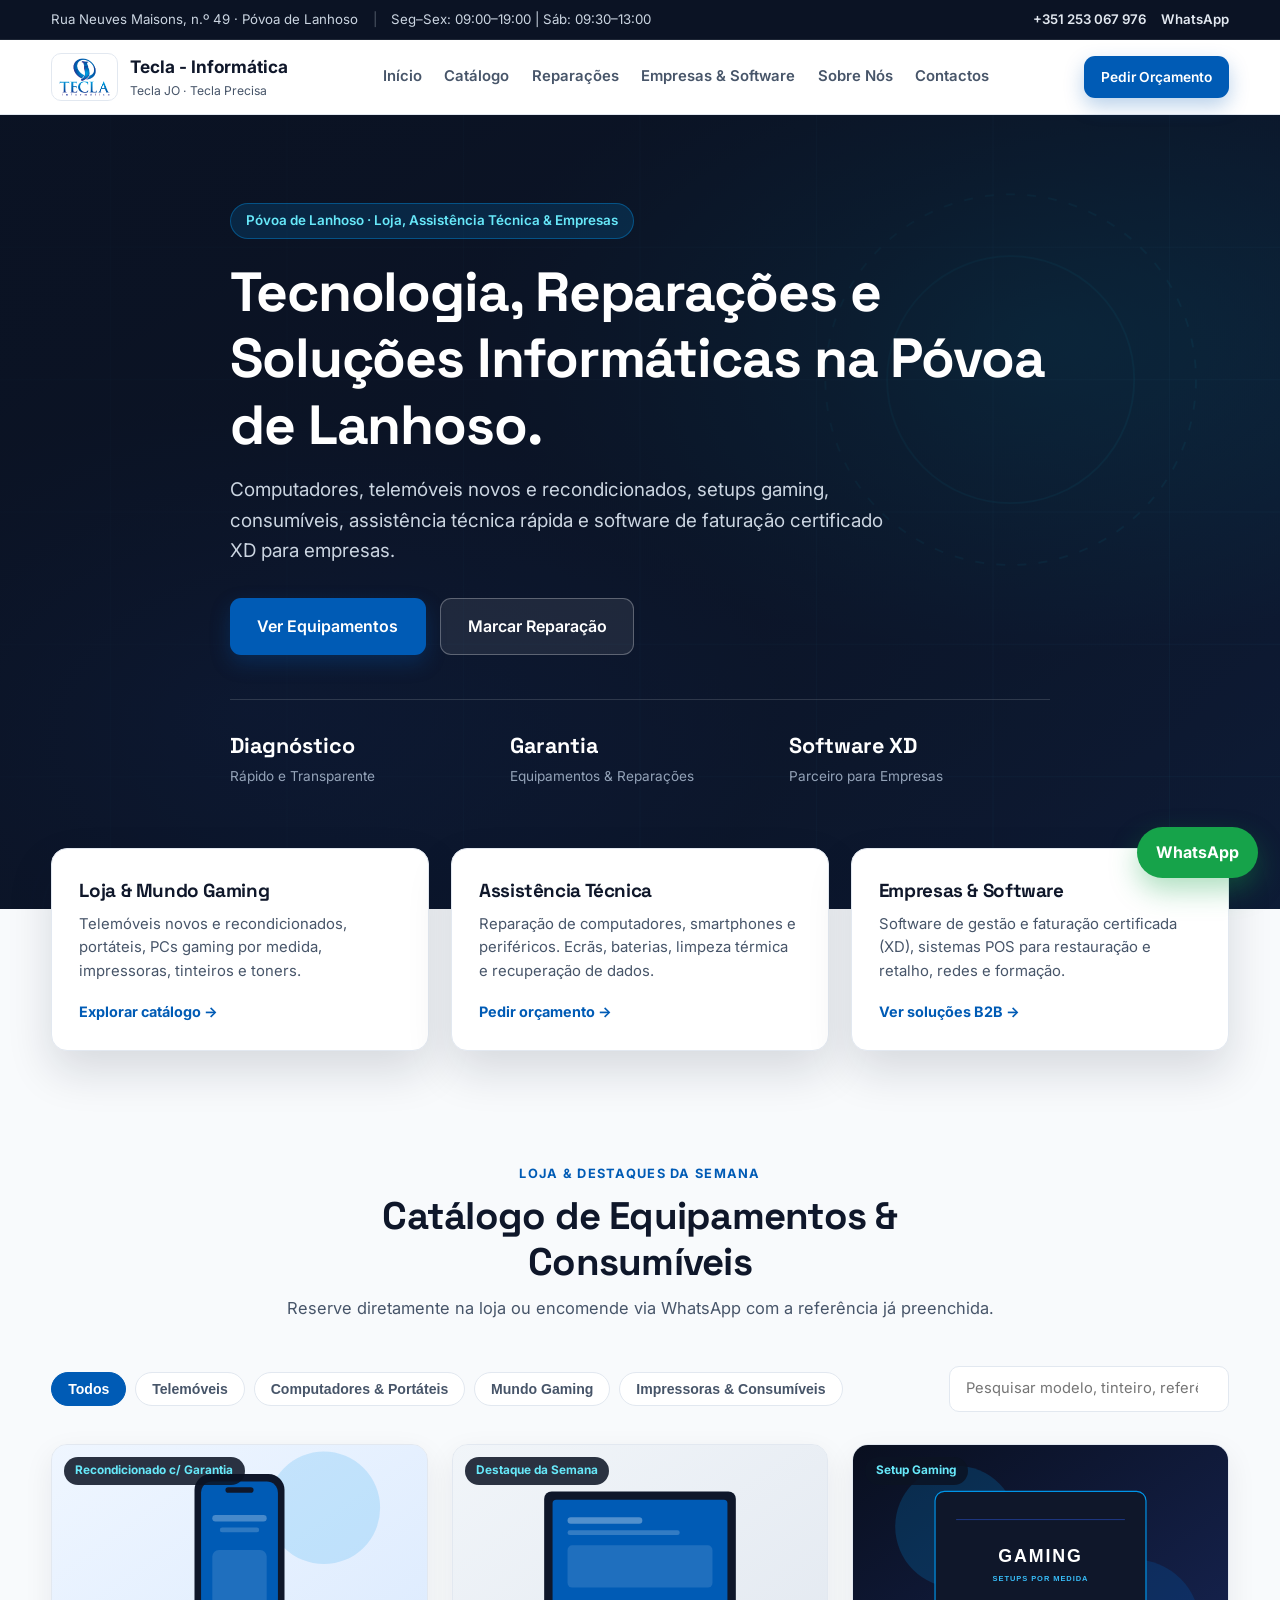
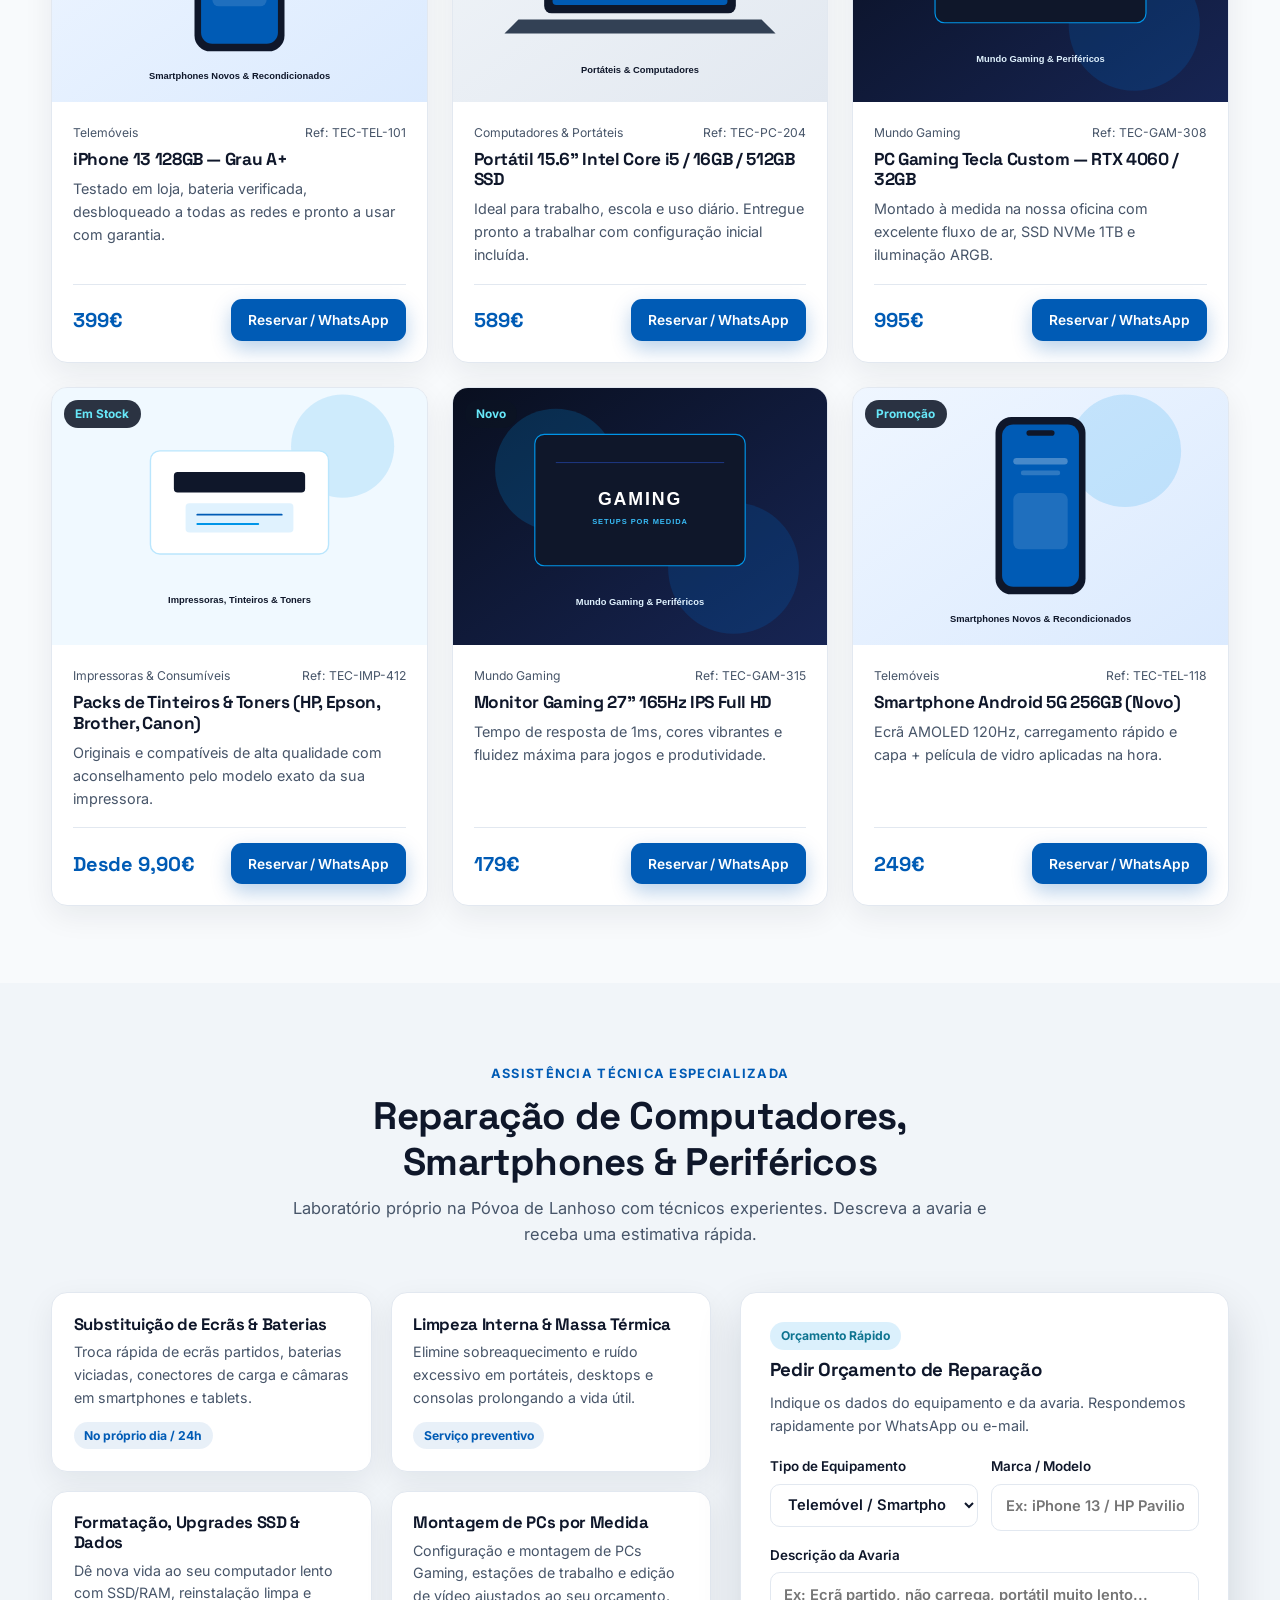
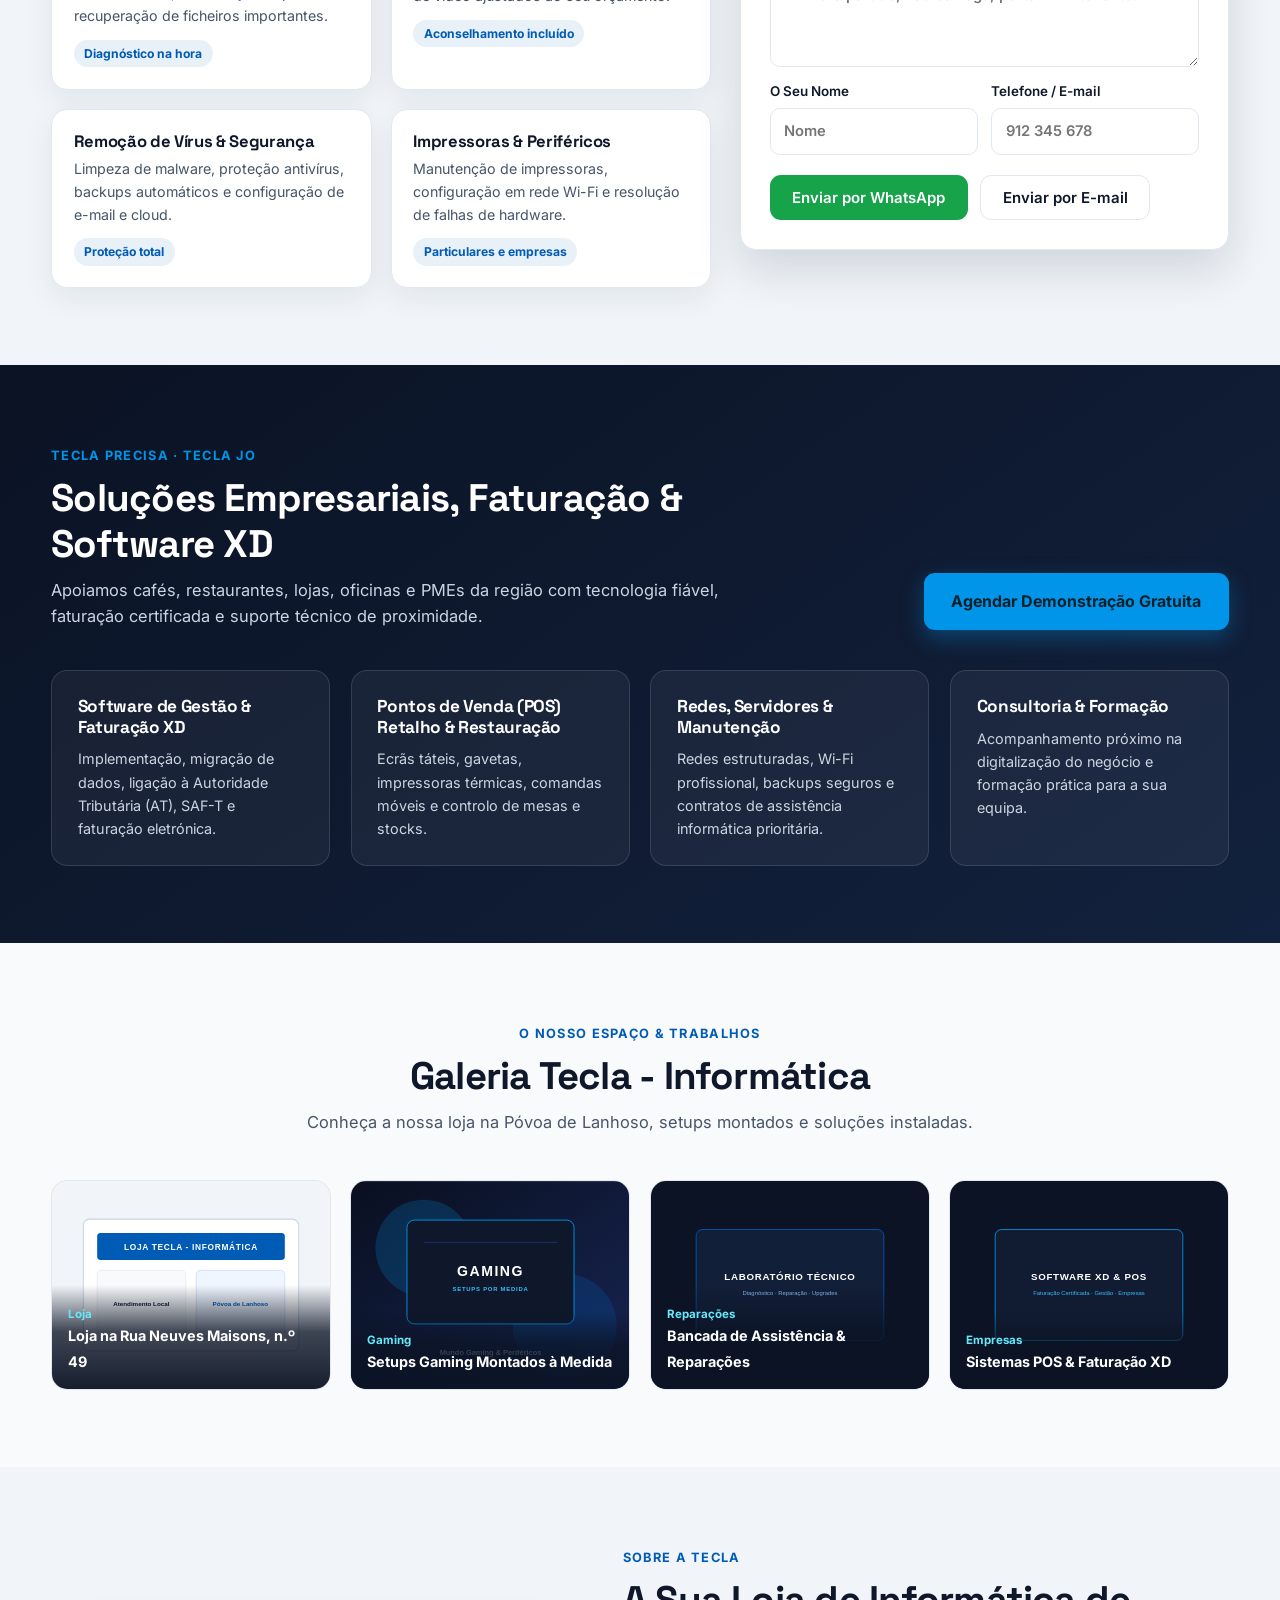
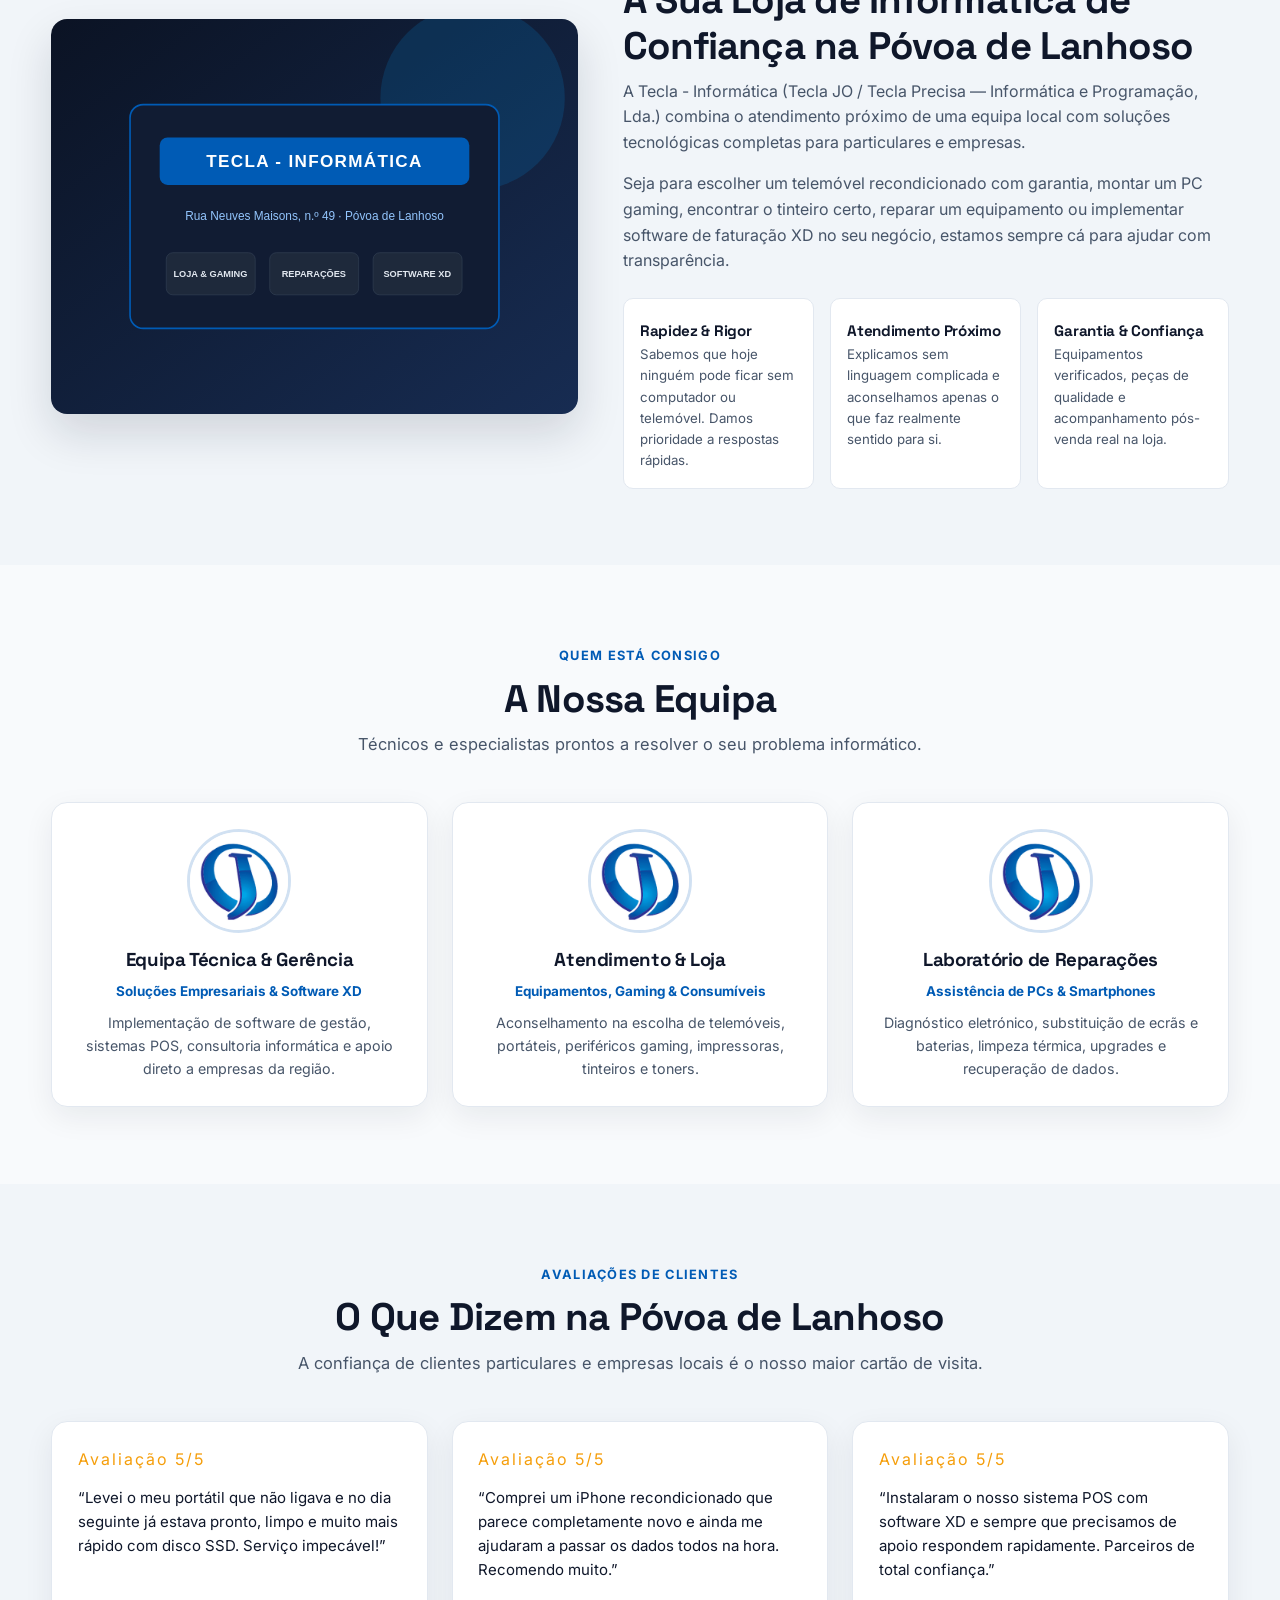
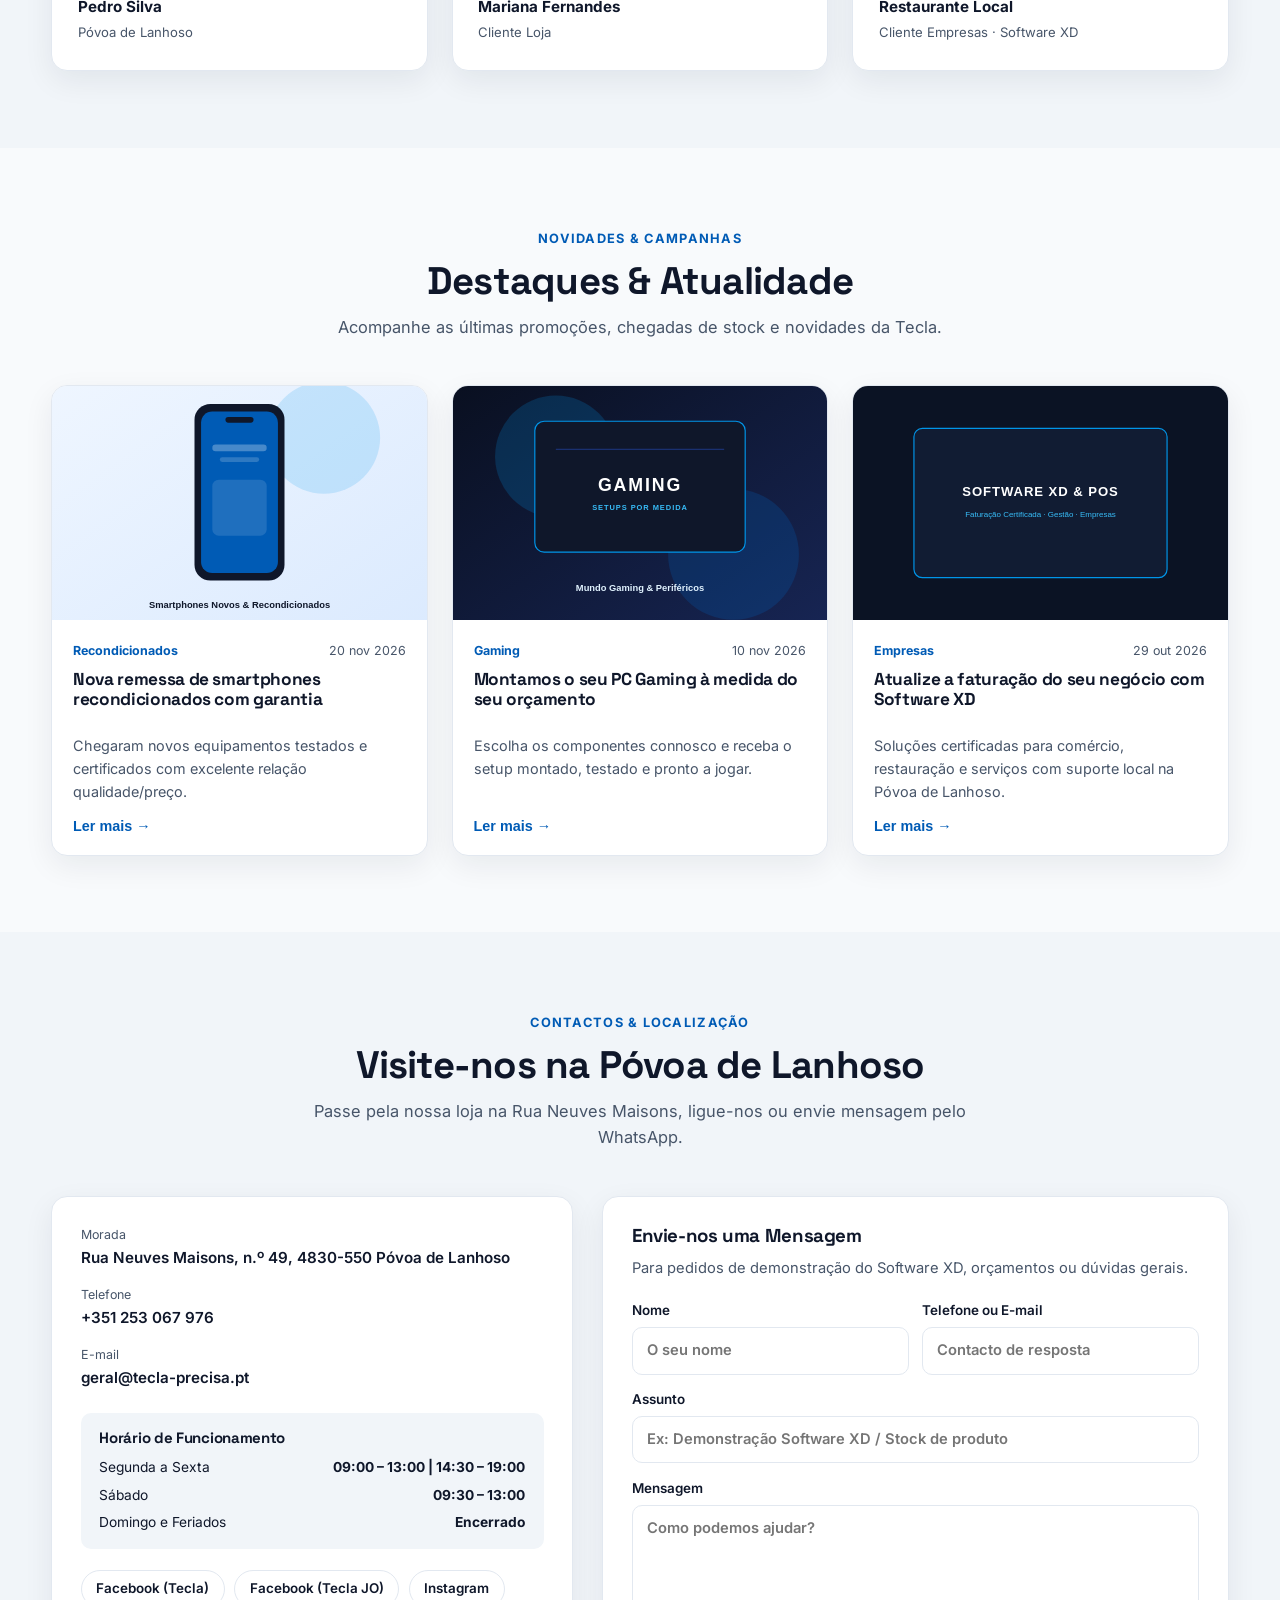
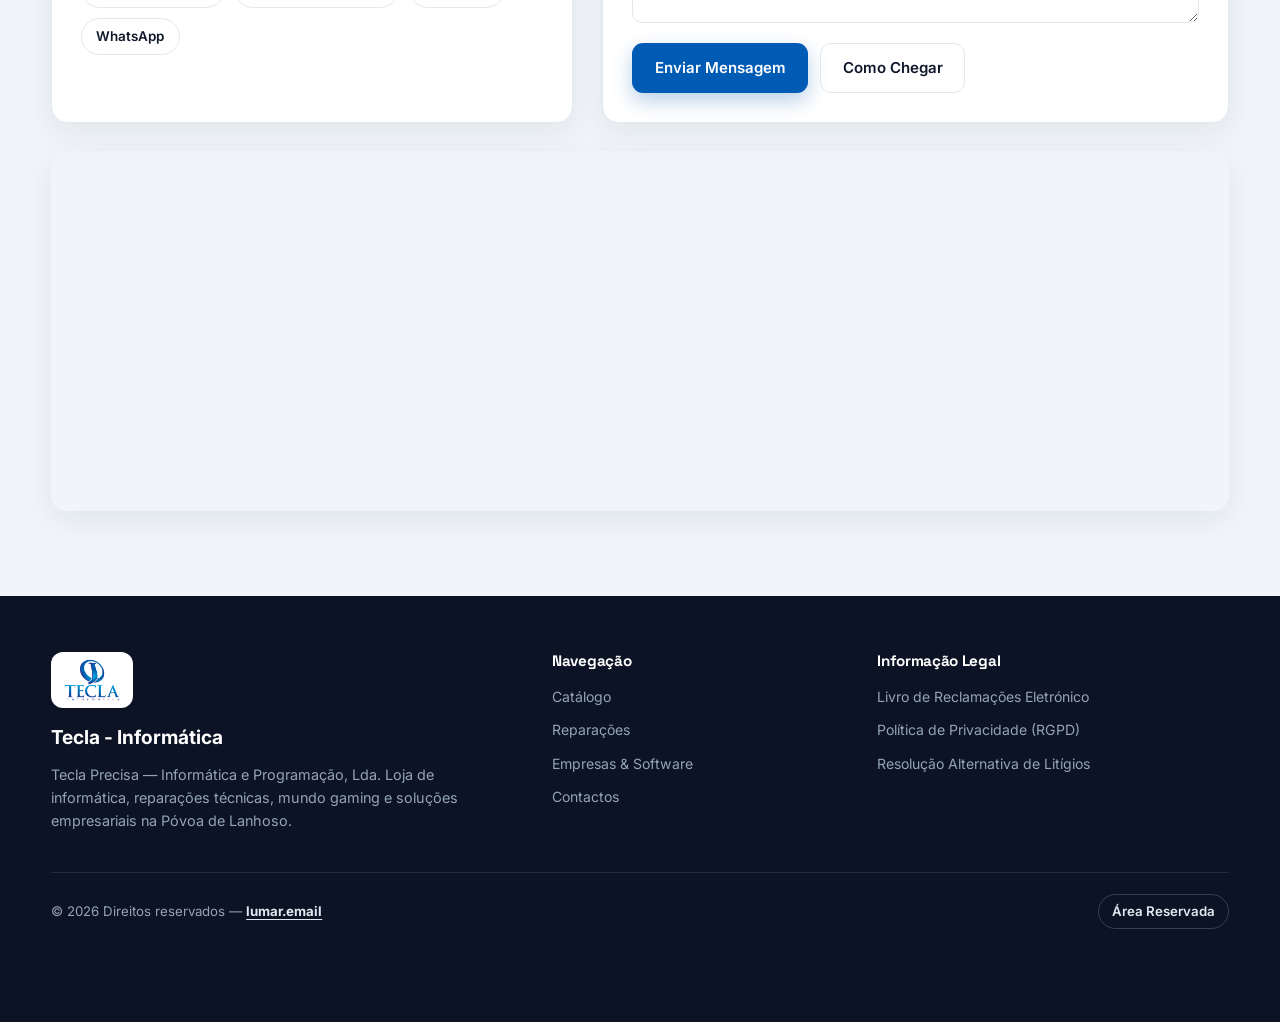
<file: index.html>
<!DOCTYPE html>
<html lang="pt-PT">
<head>
  <meta charset="UTF-8" />
  <meta name="viewport" content="width=device-width, initial-scale=1.0" />
  <title>Tecla - Informática | Póvoa de Lanhoso</title>
  <link id="siteFavicon" rel="icon" type="image/png" href="assets/icon-tecla.png" />
  <link rel="apple-touch-icon" href="assets/icon-tecla.png" />
  <meta name="description" content="Tecla - Informática (Tecla JO / Tecla Precisa) na Póvoa de Lanhoso. Computadores, telemóveis novos e recondicionados, setups gaming, assistência técnica e software de faturação XD." />
  <link rel="preconnect" href="https://fonts.googleapis.com" />
  <link rel="preconnect" href="https://fonts.gstatic.com" crossorigin />
  <link href="https://fonts.googleapis.com/css2?family=Inter:wght@400;500;600;700;800&family=Space+Grotesk:wght@600;700&display=swap" rel="stylesheet" />
  <link rel="stylesheet" href="css/styles.css" />
</head>
<body>
  <!-- Barra de Topo -->
  <div class="top-bar" id="topBar">
    <div class="container top-bar-inner">
      <div class="top-bar-left">
        <span id="topBarLocation">Rua Neuves Maisons, n.º 49 · Póvoa de Lanhoso</span>
        <span class="sep">|</span>
        <span id="topBarHours">Seg–Sex: 09:00–19:00 | Sáb: 09:30–13:00</span>
      </div>
      <div class="top-bar-right">
        <a id="topBarPhone" href="tel:+351253067976">+351 253 067 976</a>
        <a id="topBarWhatsapp" href="#contactos" target="_blank" rel="noopener">WhatsApp</a>
      </div>
    </div>
  </div>

  <!-- Cabeçalho -->
  <header class="site-header" id="siteHeader">
    <div class="container header-inner">
      <a href="#inicio" class="brand-link" aria-label="Início">
        <span class="brand-mark" id="brandMark">TI</span>
        <img class="brand-logo hidden" id="brandLogo" alt="Logótipo" />
        <span class="brand-text">
          <strong id="brandName">Tecla - Informática</strong>
          <small id="brandSub">Tecla JO · Tecla Precisa</small>
        </span>
      </a>

      <nav class="main-nav" id="mainNav" aria-label="Navegação principal">
        <a href="#inicio" data-nav="hero">Início</a>
        <a href="#catalogo" data-nav="catalog">Catálogo</a>
        <a href="#reparacoes" data-nav="repairs">Reparações</a>
        <a href="#empresas" data-nav="business">Empresas &amp; Software</a>
        <a href="#sobre" data-nav="about">Sobre Nós</a>
        <a href="#contactos" data-nav="contact">Contactos</a>
      </nav>

      <div class="header-actions">
        <a href="#reparacoes" class="btn btn-primary btn-sm">Pedir Orçamento</a>
        <button class="menu-toggle" id="menuToggle" aria-label="Abrir menu" aria-expanded="false">
          <span></span><span></span><span></span>
        </button>
      </div>
    </div>
  </header>

  <main>
    <!-- Hero -->
    <section class="hero" id="inicio" data-section="hero">
      <div class="hero-bg" id="heroBg"></div>
      <div class="hero-overlay"></div>
      <div class="container hero-content">
        <span class="hero-badge" id="heroBadge"></span>
        <h1 class="hero-title" id="heroTitle"></h1>
        <p class="hero-subtitle" id="heroSubtitle"></p>
        <div class="hero-ctas">
          <a id="heroPrimaryCta" href="#catalogo" class="btn btn-primary btn-lg"></a>
          <a id="heroSecondaryCta" href="#reparacoes" class="btn btn-outline-light btn-lg"></a>
        </div>
        <div class="hero-stats" id="heroStats"></div>
      </div>
    </section>

    <!-- 3 Pilares de Acesso Rápido -->
    <section class="pillars-wrap" id="pilares" data-section="pillars">
      <div class="container">
        <div class="pillars-grid" id="pillarsGrid"></div>
      </div>
    </section>

    <!-- Catálogo / Loja -->
    <section class="section" id="catalogo" data-section="catalog">
      <div class="container">
        <div class="section-head">
          <span class="eyebrow" id="catalogEyebrow"></span>
          <h2 id="catalogTitle"></h2>
          <p class="section-sub" id="catalogSubtitle"></p>
        </div>

        <div class="catalog-toolbar">
          <div class="filter-pills" id="catalogFilters"></div>
          <div class="search-box">
            <input type="search" id="catalogSearch" placeholder="Pesquisar modelo, tinteiro, referência..." aria-label="Pesquisar no catálogo" />
          </div>
        </div>

        <div class="catalog-grid" id="catalogGrid"></div>
      </div>
    </section>

    <!-- Assistência Técnica & Reparações -->
    <section class="section section-alt" id="reparacoes" data-section="repairs">
      <div class="container">
        <div class="section-head">
          <span class="eyebrow" id="repairsEyebrow"></span>
          <h2 id="repairsTitle"></h2>
          <p class="section-sub" id="repairsSubtitle"></p>
        </div>

        <div class="repairs-layout">
          <div class="repairs-grid" id="repairsGrid"></div>

          <aside class="quote-card">
            <div class="quote-card-head">
              <span class="badge-cyan">Orçamento Rápido</span>
              <h3>Pedir Orçamento de Reparação</h3>
              <p>Indique os dados do equipamento e da avaria. Respondemos rapidamente por WhatsApp ou e-mail.</p>
            </div>
            <form id="repairForm" class="form-stack">
              <div class="form-row-2">
                <label>
                  Tipo de Equipamento
                  <select name="deviceType" required>
                    <option value="Telemóvel / Smartphone">Telemóvel / Smartphone</option>
                    <option value="Computador Portátil">Computador Portátil</option>
                    <option value="PC Desktop / Gaming">PC Desktop / Gaming</option>
                    <option value="Impressora / Periférico">Impressora / Periférico</option>
                    <option value="Consola / Tablet">Consola / Tablet</option>
                    <option value="Outro">Outro</option>
                  </select>
                </label>
                <label>
                  Marca / Modelo
                  <input type="text" name="model" placeholder="Ex: iPhone 13 / HP Pavilion" required />
                </label>
              </div>
              <label>
                Descrição da Avaria
                <textarea name="issue" rows="3" placeholder="Ex: Ecrã partido, não carrega, portátil muito lento..." required></textarea>
              </label>
              <div class="form-row-2">
                <label>
                  O Seu Nome
                  <input type="text" name="name" placeholder="Nome" required />
                </label>
                <label>
                  Telefone / E-mail
                  <input type="text" name="contact" placeholder="912 345 678" required />
                </label>
              </div>
              <div class="quote-actions">
                <button type="submit" data-channel="whatsapp" class="btn btn-whatsapp">Enviar por WhatsApp</button>
                <button type="button" id="repairEmailBtn" class="btn btn-outline">Enviar por E-mail</button>
              </div>
            </form>
          </aside>
        </div>
      </div>
    </section>

    <!-- Empresas & Software (Secção Escura Tecnológica) -->
    <section class="section section-dark" id="empresas" data-section="business">
      <div class="container">
        <div class="business-header">
          <div>
            <span class="eyebrow eyebrow-light" id="businessEyebrow"></span>
            <h2 id="businessTitle"></h2>
            <p class="section-sub section-sub-light" id="businessSubtitle"></p>
          </div>
          <a id="businessCta" href="#contactos" class="btn btn-accent btn-lg"></a>
        </div>
        <div class="business-grid" id="businessGrid"></div>
      </div>
    </section>

    <!-- Galeria -->
    <section class="section" id="galeria" data-section="gallery">
      <div class="container">
        <div class="section-head">
          <span class="eyebrow" id="galleryEyebrow"></span>
          <h2 id="galleryTitle"></h2>
          <p class="section-sub" id="gallerySubtitle"></p>
        </div>
        <div class="gallery-grid" id="galleryGrid"></div>
      </div>
    </section>

    <!-- Sobre Nós -->
    <section class="section section-alt" id="sobre" data-section="about">
      <div class="container about-layout">
        <div class="about-media">
          <img id="aboutImage" src="assets/about-img.svg" alt="Sobre a Tecla - Informática" />
        </div>
        <div class="about-body">
          <span class="eyebrow" id="aboutEyebrow"></span>
          <h2 id="aboutTitle"></h2>
          <div class="about-text" id="aboutDescription"></div>
          <div class="values-grid" id="aboutValues"></div>
        </div>
      </div>
    </section>

    <!-- Equipa -->
    <section class="section" id="equipa" data-section="team">
      <div class="container">
        <div class="section-head">
          <span class="eyebrow" id="teamEyebrow"></span>
          <h2 id="teamTitle"></h2>
          <p class="section-sub" id="teamSubtitle"></p>
        </div>
        <div class="team-grid" id="teamGrid"></div>
      </div>
    </section>

    <!-- Testemunhos -->
    <section class="section section-alt" id="testemunhos" data-section="testimonials">
      <div class="container">
        <div class="section-head">
          <span class="eyebrow" id="testimonialsEyebrow"></span>
          <h2 id="testimonialsTitle"></h2>
          <p class="section-sub" id="testimonialsSubtitle"></p>
        </div>
        <div class="testimonials-grid" id="testimonialsGrid"></div>
      </div>
    </section>

    <!-- Novidades -->
    <section class="section" id="novidades" data-section="news">
      <div class="container">
        <div class="section-head">
          <span class="eyebrow" id="newsEyebrow"></span>
          <h2 id="newsTitle"></h2>
          <p class="section-sub" id="newsSubtitle"></p>
        </div>
        <div class="news-grid" id="newsGrid"></div>
      </div>
    </section>

    <!-- Contactos & Mapa -->
    <section class="section section-alt" id="contactos" data-section="contact">
      <div class="container">
        <div class="section-head">
          <span class="eyebrow" id="contactEyebrow"></span>
          <h2 id="contactTitle"></h2>
          <p class="section-sub" id="contactSubtitle"></p>
        </div>

        <div class="contact-layout">
          <div class="contact-info-card">
            <div class="contact-list" id="contactList"></div>
            <div class="hours-box">
              <h4>Horário de Funcionamento</h4>
              <ul id="contactHours"></ul>
            </div>
            <div class="social-links" id="contactSocials"></div>
          </div>

          <div class="contact-form-card">
            <h3>Envie-nos uma Mensagem</h3>
            <p class="muted">Para pedidos de demonstração do Software XD, orçamentos ou dúvidas gerais.</p>
            <form id="contactForm" class="form-stack">
              <div class="form-row-2">
                <label>
                  Nome
                  <input type="text" name="name" placeholder="O seu nome" required />
                </label>
                <label>
                  Telefone ou E-mail
                  <input type="text" name="replyTo" placeholder="Contacto de resposta" required />
                </label>
              </div>
              <label>
                Assunto
                <input type="text" name="subject" placeholder="Ex: Demonstração Software XD / Stock de produto" required />
              </label>
              <label>
                Mensagem
                <textarea name="message" rows="4" placeholder="Como podemos ajudar?" required></textarea>
              </label>
              <div class="quote-actions">
                <button type="submit" class="btn btn-primary">Enviar Mensagem</button>
                <a id="contactMapBtn" href="#" target="_blank" rel="noopener" class="btn btn-outline">Como Chegar</a>
              </div>
            </form>
          </div>
        </div>

        <div class="map-wrap" id="mapWrap"></div>
      </div>
    </section>
  </main>

  <!-- Rodapé -->
  <footer class="site-footer">
    <div class="container footer-grid">
      <div class="footer-brand">
        <img id="footerLogo" class="footer-logo" src="assets/logo-tecla.png" alt="Tecla - Informática" />
        <strong id="footerBrandName">Tecla - Informática</strong>
        <p id="footerText"></p>
      </div>
      <div class="footer-col">
        <h4>Navegação</h4>
        <ul>
          <li><a href="#catalogo">Catálogo</a></li>
          <li><a href="#reparacoes">Reparações</a></li>
          <li><a href="#empresas">Empresas &amp; Software</a></li>
          <li><a href="#contactos">Contactos</a></li>
        </ul>
      </div>
      <div class="footer-col">
        <h4>Informação Legal</h4>
        <ul>
          <li><a id="footerComplaintsLink" href="https://www.livroreclamacoes.pt/" target="_blank" rel="noopener">Livro de Reclamações Eletrónico</a></li>
          <li><button type="button" class="link-btn" id="openPrivacyBtn">Política de Privacidade (RGPD)</button></li>
          <li><button type="button" class="link-btn" id="openRalBtn">Resolução Alternativa de Litígios</button></li>
        </ul>
      </div>
    </div>
    <div class="container footer-bottom">
      <span id="footerCopyright"></span>
      <a href="admin/index.html" class="admin-entry">Área Reservada</a>
    </div>
  </footer>

  <!-- Barra fixa Mobile-First -->
  <nav class="mobile-bottom-bar" id="mobileBottomBar" aria-label="Ações rápidas">
    <a id="mobCall" href="tel:+351253067976"><small>Ligar</small></a>
    <a id="mobWhatsapp" href="#" target="_blank" rel="noopener" class="mob-wa"><small>WhatsApp</small></a>
    <a id="mobMaps" href="#" target="_blank" rel="noopener"><small>Como Chegar</small></a>
  </nav>

  <!-- Botão Flutuante WhatsApp (Desktop) -->
  <a id="floatingWhatsapp" class="floating-wa hidden" href="#" target="_blank" rel="noopener" aria-label="Falar no WhatsApp">
    <span>WhatsApp</span>
  </a>

  <!-- Modal Lightbox / Artigo / Legal -->
  <div class="modal-backdrop hidden" id="appModal" role="dialog" aria-modal="true">
    <div class="modal-box">
      <button class="modal-close" id="modalClose" aria-label="Fechar">&times;</button>
      <div id="modalBody"></div>
    </div>
  </div>

  <script src="js/default-data.js"></script>
  <script src="js/storage.js"></script>
  <script src="js/app.js"></script>
</body>
</html>
</file>
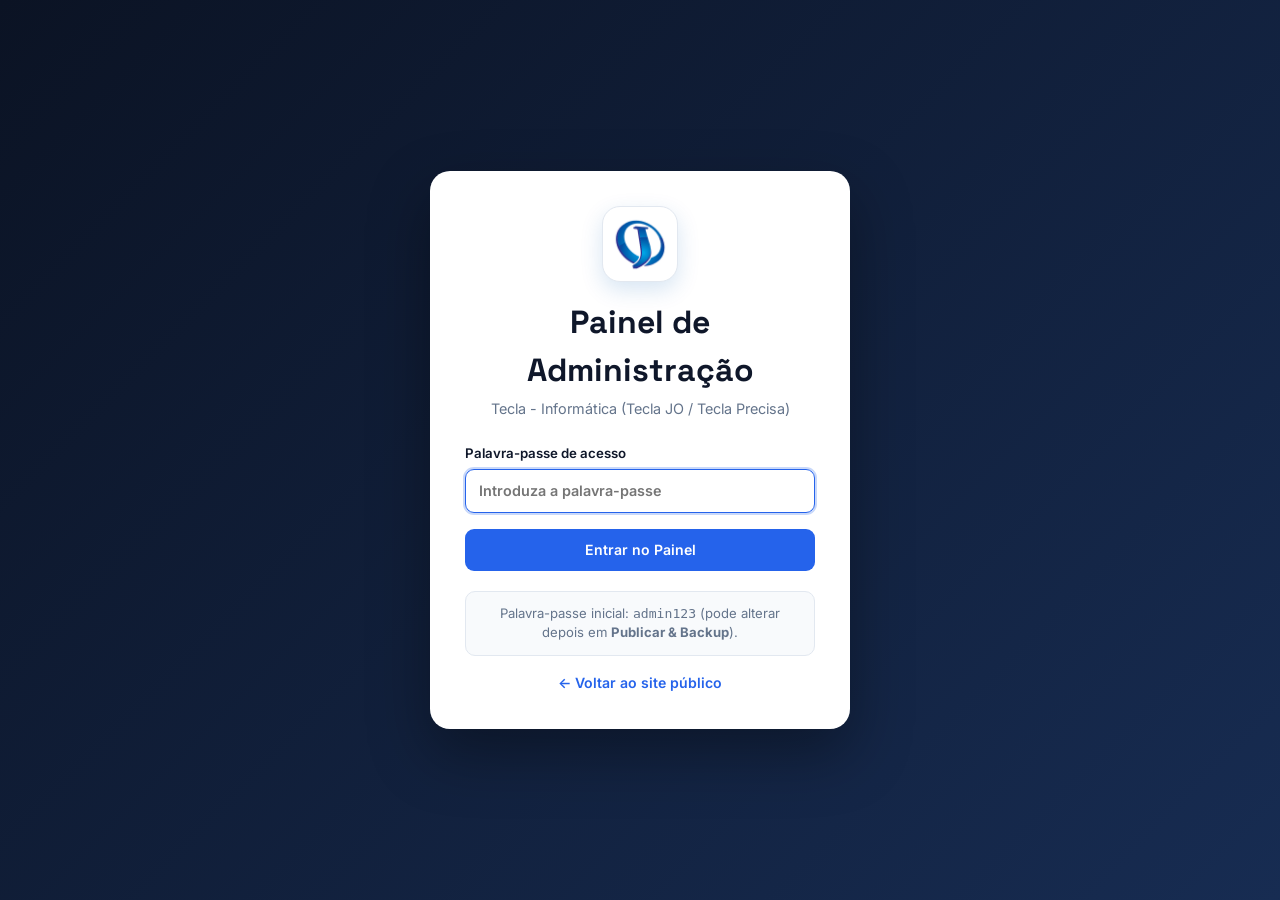
<file: admin/index.html>
<!DOCTYPE html>
<html lang="pt-PT">
<head>
  <meta charset="UTF-8" />
  <meta name="viewport" content="width=device-width, initial-scale=1.0" />
  <title>Painel de Administração | Tecla - Informática</title>
  <link rel="icon" type="image/png" href="../assets/icon-tecla.png" />
  <link rel="preconnect" href="https://fonts.googleapis.com" />
  <link rel="preconnect" href="https://fonts.gstatic.com" crossorigin />
  <link href="https://fonts.googleapis.com/css2?family=Inter:wght@400;500;600;700;800&family=Space+Grotesk:wght@600;700&display=swap" rel="stylesheet" />
  <link rel="stylesheet" href="../css/admin.css" />
</head>
<body>
  <!-- Ecrã de Login -->
  <div class="login-screen" id="loginScreen">
    <div class="login-card">
      <img class="login-logo-img" src="../assets/icon-tecla.png" alt="Tecla - Informática" />
      <h1>Painel de Administração</h1>
      <p class="muted">Tecla - Informática (Tecla JO / Tecla Precisa)</p>
      <form id="loginForm" class="stack">
        <label>
          Palavra-passe de acesso
          <input type="password" id="loginPassword" placeholder="Introduza a palavra-passe" required autofocus />
        </label>
        <p class="error-msg hidden" id="loginError">Palavra-passe incorreta. Tente novamente.</p>
        <button type="submit" class="btn btn-primary btn-full">Entrar no Painel</button>
      </form>
      <div class="login-hint">
        Palavra-passe inicial: <code>admin123</code> (pode alterar depois em <strong>Publicar &amp; Backup</strong>).
      </div>
      <a href="../index.html" class="back-link">← Voltar ao site público</a>
    </div>
  </div>

  <!-- Aplicação Admin -->
  <div class="admin-app hidden" id="adminApp">
    <aside class="sidebar" id="sidebar">
      <div class="sidebar-head">
        <img class="sidebar-logo-img" src="../assets/icon-tecla.png" alt="Tecla" />
        <div>
          <strong>Tecla Admin</strong>
          <small>Gestor de Conteúdos</small>
        </div>
      </div>

      <nav class="sidebar-nav" id="sidebarNav">
        <button type="button" data-tab="brand" class="active">Identidade, Cores &amp; Legal</button>
        <button type="button" data-tab="visibility">Secções Ativas</button>
        <button type="button" data-tab="hero">Início (Hero) &amp; Pilares</button>
        <button type="button" data-tab="catalog">Catálogo &amp; Produtos</button>
        <button type="button" data-tab="repairs">Assistência &amp; Reparações</button>
        <button type="button" data-tab="business">Empresas &amp; Software</button>
        <button type="button" data-tab="gallery">Galeria</button>
        <button type="button" data-tab="about">Sobre Nós</button>
        <button type="button" data-tab="team">Equipa</button>
        <button type="button" data-tab="testimonials">Testemunhos</button>
        <button type="button" data-tab="news">Novidades</button>
        <button type="button" data-tab="contact">Contactos &amp; Horários</button>
        <button type="button" data-tab="publish">Publicar &amp; Backup</button>
      </nav>

      <div class="sidebar-footer">
        <a href="../index.html" target="_blank" class="btn btn-outline btn-full">Abrir Site Público</a>
      </div>
    </aside>

    <div class="admin-main">
      <header class="topbar">
        <div class="topbar-left">
          <button type="button" class="btn btn-outline btn-sm mobile-only" id="sidebarToggle">Menu</button>
          <div>
            <h2 id="panelTitle">Identidade, Cores &amp; Legal</h2>
            <span class="save-status" id="saveStatus">Sem alterações pendentes</span>
          </div>
        </div>
        <div class="topbar-actions">
          <button type="button" class="btn btn-primary" id="saveBtn">Guardar Alterações</button>
          <button type="button" class="btn btn-outline" id="logoutBtn">Sair</button>
        </div>
      </header>

      <main class="panel-body" id="panelBody"></main>
    </div>
  </div>

  <div class="toast hidden" id="toast"></div>

  <script src="../js/default-data.js"></script>
  <script src="../js/storage.js"></script>
  <script src="../js/admin.js"></script>
</body>
</html>
</file>
<file: css/styles.css>
:root {
  --primary: #2563eb;
  --primary-dark: #1d4ed8;
  --primary-rgb: 37, 99, 235;
  --accent: #06b6d4;
  --accent-rgb: 6, 182, 212;
  --dark: #0b1324;
  --dark-surface: #121f38;
  --bg: #f8fafc;
  --surface: #ffffff;
  --surface-alt: #f1f5f9;
  --text: #0f172a;
  --text-muted: #475569;
  --border: #e2e8f0;
  --radius: 16px;
  --radius-sm: 10px;
  --shadow: 0 10px 30px rgba(15, 23, 42, 0.07);
  --shadow-lg: 0 20px 45px rgba(15, 23, 42, 0.14);
}

*, *::before, *::after { box-sizing: border-box; }

html { scroll-behavior: smooth; }

body {
  margin: 0;
  font-family: "Inter", -apple-system, BlinkMacSystemFont, "Segoe UI", sans-serif;
  background: var(--bg);
  color: var(--text);
  line-height: 1.6;
  -webkit-font-smoothing: antialiased;
}

h1, h2, h3, h4 {
  font-family: "Space Grotesk", "Inter", sans-serif;
  line-height: 1.2;
  margin: 0 0 0.6rem;
  letter-spacing: -0.02em;
}

img { max-width: 100%; display: block; }
a { color: inherit; text-decoration: none; }
.hidden { display: none !important; }

.container {
  width: min(1200px, 92%);
  margin-inline: auto;
}

/* Top Bar */
.top-bar {
  background: var(--dark);
  color: #cbd5e1;
  font-size: 0.83rem;
  border-bottom: 1px solid rgba(255, 255, 255, 0.08);
}

.top-bar-inner {
  display: flex;
  justify-content: space-between;
  align-items: center;
  gap: 1rem;
  padding: 0.55rem 0;
  flex-wrap: wrap;
}

.top-bar-left, .top-bar-right {
  display: flex;
  align-items: center;
  gap: 0.9rem;
  flex-wrap: wrap;
}

.top-bar-right a {
  color: #e2e8f0;
  font-weight: 600;
  transition: color 0.2s;
}
.top-bar-right a:hover { color: var(--accent); }
.top-bar .sep { opacity: 0.35; }

/* Header */
.site-header {
  position: sticky;
  top: 0;
  z-index: 60;
  background: rgba(255, 255, 255, 0.92);
  backdrop-filter: blur(12px);
  border-bottom: 1px solid var(--border);
}

.header-inner {
  display: flex;
  align-items: center;
  justify-content: space-between;
  gap: 1.2rem;
  min-height: 74px;
}

.brand-link {
  display: flex;
  align-items: center;
  gap: 0.75rem;
}

.brand-mark {
  width: 44px;
  height: 44px;
  border-radius: 12px;
  background: linear-gradient(135deg, var(--primary), var(--accent));
  color: #fff;
  font-family: "Space Grotesk", sans-serif;
  font-weight: 700;
  font-size: 1.1rem;
  display: grid;
  place-items: center;
  box-shadow: 0 6px 16px rgba(var(--primary-rgb), 0.3);
  flex-shrink: 0;
}

.brand-logo {
  height: 48px;
  width: auto;
  max-width: 160px;
  object-fit: contain;
  background: #ffffff;
  padding: 3px 6px;
  border-radius: 10px;
  border: 1px solid var(--border);
}

.brand-text {
  display: flex;
  flex-direction: column;
}
.brand-text strong { font-size: 1.08rem; color: var(--text); }
.brand-text small { font-size: 0.76rem; color: var(--text-muted); }

.main-nav {
  display: flex;
  align-items: center;
  gap: 1.4rem;
}

.main-nav a {
  font-size: 0.93rem;
  font-weight: 600;
  color: var(--text-muted);
  transition: color 0.2s;
  position: relative;
}
.main-nav a:hover { color: var(--primary); }

.header-actions {
  display: flex;
  align-items: center;
  gap: 0.75rem;
}

.menu-toggle {
  display: none;
  background: none;
  border: 1px solid var(--border);
  border-radius: 10px;
  padding: 0.5rem;
  cursor: pointer;
  flex-direction: column;
  gap: 4px;
}
.menu-toggle span {
  width: 20px;
  height: 2px;
  background: var(--text);
  display: block;
}

/* Buttons */
.btn {
  display: inline-flex;
  align-items: center;
  justify-content: center;
  gap: 0.45rem;
  font-weight: 600;
  font-size: 0.94rem;
  padding: 0.75rem 1.35rem;
  border-radius: 11px;
  border: 1px solid transparent;
  cursor: pointer;
  transition: transform 0.15s ease, box-shadow 0.2s ease, background 0.2s ease;
  font-family: inherit;
}
.btn:hover { transform: translateY(-1px); }
.btn-sm { padding: 0.55rem 1rem; font-size: 0.86rem; }
.btn-lg { padding: 0.92rem 1.65rem; font-size: 1rem; }

.btn-primary {
  background: var(--primary);
  color: #fff;
  box-shadow: 0 8px 20px rgba(var(--primary-rgb), 0.28);
}
.btn-primary:hover { background: var(--primary-dark); }

.btn-accent {
  background: var(--accent);
  color: #06212c;
  font-weight: 700;
  box-shadow: 0 8px 22px rgba(var(--accent-rgb), 0.35);
}
.btn-accent:hover { filter: brightness(1.06); }

.btn-whatsapp {
  background: #16a34a;
  color: #fff;
}
.btn-whatsapp:hover { background: #15803d; }

.btn-outline {
  background: transparent;
  border-color: var(--border);
  color: var(--text);
}
.btn-outline:hover { border-color: var(--primary); color: var(--primary); }

.btn-outline-light {
  background: rgba(255, 255, 255, 0.08);
  border-color: rgba(255, 255, 255, 0.28);
  color: #fff;
}
.btn-outline-light:hover { background: rgba(255, 255, 255, 0.16); }

/* Hero */
.hero {
  position: relative;
  background: var(--dark);
  color: #fff;
  padding: 5.5rem 0 7.5rem;
  overflow: hidden;
}

.hero-bg {
  position: absolute;
  inset: 0;
  background-size: cover;
  background-position: center;
  opacity: 0.9;
}

.hero-overlay {
  position: absolute;
  inset: 0;
  background: linear-gradient(110deg, rgba(11, 19, 36, 0.92) 0%, rgba(11, 19, 36, 0.72) 60%, rgba(11, 19, 36, 0.5) 100%);
}

.hero-content {
  position: relative;
  z-index: 2;
  max-width: 820px;
}

.hero-badge {
  display: inline-flex;
  align-items: center;
  gap: 0.45rem;
  background: rgba(var(--accent-rgb), 0.16);
  border: 1px solid rgba(var(--accent-rgb), 0.4);
  color: #67e8f9;
  padding: 0.4rem 0.95rem;
  border-radius: 999px;
  font-size: 0.84rem;
  font-weight: 600;
  margin-bottom: 1.25rem;
}

.hero-title {
  font-size: clamp(2.1rem, 4.4vw, 3.45rem);
  font-weight: 700;
  color: #fff;
  margin-bottom: 1.1rem;
}

.hero-subtitle {
  font-size: clamp(1rem, 1.5vw, 1.18rem);
  color: #cbd5e1;
  max-width: 680px;
  margin: 0 0 2rem;
}

.hero-ctas {
  display: flex;
  flex-wrap: wrap;
  gap: 0.9rem;
  margin-bottom: 2.75rem;
}

.hero-stats {
  display: grid;
  grid-template-columns: repeat(3, minmax(0, 1fr));
  gap: 1.2rem;
  padding-top: 1.8rem;
  border-top: 1px solid rgba(255, 255, 255, 0.14);
}

.stat-item strong {
  display: block;
  font-family: "Space Grotesk", sans-serif;
  font-size: 1.35rem;
  color: #fff;
}
.stat-item span {
  font-size: 0.85rem;
  color: #94a3b8;
}

/* 3 Pillars overlap */
.pillars-wrap {
  margin-top: -3.8rem;
  position: relative;
  z-index: 5;
  padding-bottom: 2rem;
}

.pillars-grid {
  display: grid;
  grid-template-columns: repeat(3, minmax(0, 1fr));
  gap: 1.35rem;
}

.pillar-card {
  background: var(--surface);
  border: 1px solid var(--border);
  border-radius: var(--radius);
  padding: 1.7rem;
  box-shadow: var(--shadow-lg);
  display: flex;
  flex-direction: column;
  gap: 0.65rem;
  transition: transform 0.2s ease, border-color 0.2s ease;
}
.pillar-card:hover {
  transform: translateY(-4px);
  border-color: var(--primary);
}

.pillar-icon {
  width: 50px;
  height: 50px;
  border-radius: 13px;
  background: rgba(var(--primary-rgb), 0.1);
  display: grid;
  place-items: center;
  font-size: 1.5rem;
}

.pillar-card h3 { font-size: 1.18rem; margin: 0.2rem 0 0; }
.pillar-card p { margin: 0; color: var(--text-muted); font-size: 0.93rem; flex: 1; }
.pillar-link {
  color: var(--primary);
  font-weight: 700;
  font-size: 0.9rem;
  margin-top: 0.35rem;
}

/* Sections */
.section { padding: 4.8rem 0; }
.section-alt { background: var(--surface-alt); }
.section-dark {
  background: linear-gradient(145deg, var(--dark), #12213d);
  color: #fff;
}

.section-head {
  text-align: center;
  max-width: 720px;
  margin: 0 auto 2.8rem;
}

.eyebrow {
  display: inline-block;
  font-size: 0.8rem;
  font-weight: 700;
  text-transform: uppercase;
  letter-spacing: 0.1em;
  color: var(--primary);
  margin-bottom: 0.55rem;
}
.eyebrow-light { color: var(--accent); }

.section-head h2, .section h2 {
  font-size: clamp(1.7rem, 3vw, 2.4rem);
}

.section-sub {
  color: var(--text-muted);
  margin: 0.5rem 0 0;
  font-size: 1.03rem;
}
.section-sub-light { color: #cbd5e1; }

/* Catalog */
.catalog-toolbar {
  display: flex;
  justify-content: space-between;
  align-items: center;
  gap: 1rem;
  flex-wrap: wrap;
  margin-bottom: 2rem;
}

.filter-pills {
  display: flex;
  gap: 0.55rem;
  flex-wrap: wrap;
}

.pill {
  border: 1px solid var(--border);
  background: var(--surface);
  color: var(--text-muted);
  padding: 0.5rem 1rem;
  border-radius: 999px;
  font-weight: 600;
  font-size: 0.88rem;
  cursor: pointer;
  transition: all 0.2s;
}
.pill.active, .pill:hover {
  background: var(--primary);
  border-color: var(--primary);
  color: #ffffff;
}

.search-box input {
  width: 280px;
  max-width: 100%;
  padding: 0.62rem 1rem;
  border-radius: 10px;
  border: 1px solid var(--border);
  background: var(--surface);
  font: inherit;
  font-size: 0.92rem;
}
.search-box input:focus { outline: 2px solid rgba(var(--primary-rgb), 0.3); border-color: var(--primary); }

.catalog-grid {
  display: grid;
  grid-template-columns: repeat(3, minmax(0, 1fr));
  gap: 1.5rem;
}

.product-card {
  background: var(--surface);
  border: 1px solid var(--border);
  border-radius: var(--radius);
  overflow: hidden;
  display: flex;
  flex-direction: column;
  box-shadow: var(--shadow);
  transition: transform 0.2s ease, box-shadow 0.2s ease;
}
.product-card:hover { transform: translateY(-4px); box-shadow: var(--shadow-lg); }

.product-media {
  position: relative;
  aspect-ratio: 16 / 11;
  background: #e2e8f0;
  overflow: hidden;
}
.product-media img {
  width: 100%;
  height: 100%;
  object-fit: cover;
}

.product-badge {
  position: absolute;
  top: 12px;
  left: 12px;
  background: rgba(11, 19, 36, 0.86);
  color: #67e8f9;
  font-size: 0.74rem;
  font-weight: 700;
  padding: 0.3rem 0.7rem;
  border-radius: 999px;
}

.product-body {
  padding: 1.3rem;
  display: flex;
  flex-direction: column;
  flex: 1;
}

.product-meta {
  display: flex;
  justify-content: space-between;
  font-size: 0.76rem;
  color: var(--text-muted);
  margin-bottom: 0.4rem;
}

.product-body h3 { font-size: 1.08rem; margin-bottom: 0.45rem; }
.product-body p { margin: 0 0 1.1rem; color: var(--text-muted); font-size: 0.9rem; flex: 1; }

.product-footer {
  display: flex;
  align-items: center;
  justify-content: space-between;
  gap: 0.75rem;
  padding-top: 0.9rem;
  border-top: 1px solid var(--border);
}

.product-price {
  font-family: "Space Grotesk", sans-serif;
  font-size: 1.25rem;
  font-weight: 700;
  color: var(--primary);
}

/* Repairs */
.repairs-layout {
  display: grid;
  grid-template-columns: 1.35fr 1fr;
  gap: 1.8rem;
  align-items: start;
}

.repairs-grid {
  display: grid;
  grid-template-columns: repeat(2, minmax(0, 1fr));
  gap: 1.2rem;
}

.repair-card {
  background: var(--surface);
  border: 1px solid var(--border);
  border-radius: var(--radius);
  padding: 1.35rem;
  box-shadow: var(--shadow);
}

.repair-icon { font-size: 1.7rem; margin-bottom: 0.5rem; }
.repair-card h3 { font-size: 1.04rem; margin-bottom: 0.4rem; }
.repair-card p { margin: 0 0 0.75rem; font-size: 0.89rem; color: var(--text-muted); }
.repair-eta {
  display: inline-block;
  font-size: 0.76rem;
  font-weight: 700;
  color: var(--primary);
  background: rgba(var(--primary-rgb), 0.09);
  padding: 0.25rem 0.65rem;
  border-radius: 999px;
}

.quote-card {
  background: var(--surface);
  border: 1px solid var(--border);
  border-radius: var(--radius);
  padding: 1.8rem;
  box-shadow: var(--shadow-lg);
}

.badge-cyan {
  display: inline-block;
  background: rgba(var(--accent-rgb), 0.14);
  color: #0e7490;
  font-size: 0.76rem;
  font-weight: 700;
  padding: 0.25rem 0.7rem;
  border-radius: 999px;
  margin-bottom: 0.6rem;
}

.quote-card-head p { color: var(--text-muted); font-size: 0.9rem; margin: 0 0 1.2rem; }

.form-stack {
  display: flex;
  flex-direction: column;
  gap: 0.9rem;
}

.form-row-2 {
  display: grid;
  grid-template-columns: repeat(2, minmax(0, 1fr));
  gap: 0.85rem;
}

.form-stack label {
  display: flex;
  flex-direction: column;
  gap: 0.35rem;
  font-size: 0.84rem;
  font-weight: 600;
  color: var(--text);
}

.form-stack input,
.form-stack select,
.form-stack textarea {
  width: 100%;
  padding: 0.68rem 0.85rem;
  border-radius: 10px;
  border: 1px solid var(--border);
  background: #fff;
  font: inherit;
  font-size: 0.92rem;
  color: var(--text);
}

.form-stack input:focus,
.form-stack select:focus,
.form-stack textarea:focus {
  outline: 2px solid rgba(var(--primary-rgb), 0.25);
  border-color: var(--primary);
}

.quote-actions {
  display: flex;
  flex-wrap: wrap;
  gap: 0.75rem;
  margin-top: 0.35rem;
}

/* Business Dark Section */
.business-header {
  display: flex;
  justify-content: space-between;
  align-items: flex-end;
  gap: 1.5rem;
  flex-wrap: wrap;
  margin-bottom: 2.5rem;
}

.business-header > div { max-width: 680px; }

.business-grid {
  display: grid;
  grid-template-columns: repeat(4, minmax(0, 1fr));
  gap: 1.3rem;
}

.business-card {
  background: rgba(255, 255, 255, 0.05);
  border: 1px solid rgba(255, 255, 255, 0.12);
  border-radius: var(--radius);
  padding: 1.6rem;
  transition: border-color 0.2s, transform 0.2s;
}
.business-card:hover {
  border-color: var(--accent);
  transform: translateY(-3px);
}
.business-card .b-icon { font-size: 1.85rem; margin-bottom: 0.75rem; }
.business-card h3 { color: #fff; font-size: 1.08rem; }
.business-card p { color: #cbd5e1; font-size: 0.9rem; margin: 0; }

/* Gallery */
.gallery-grid {
  display: grid;
  grid-template-columns: repeat(4, minmax(0, 1fr));
  gap: 1.2rem;
}

.gallery-item {
  position: relative;
  border-radius: var(--radius);
  overflow: hidden;
  aspect-ratio: 4 / 3;
  cursor: pointer;
  border: 1px solid var(--border);
  background: #e2e8f0;
}
.gallery-item img {
  width: 100%;
  height: 100%;
  object-fit: cover;
  transition: transform 0.35s ease;
}
.gallery-item:hover img { transform: scale(1.05); }

.gallery-caption {
  position: absolute;
  inset: auto 0 0 0;
  padding: 1.25rem 1rem 0.9rem;
  background: linear-gradient(180deg, rgba(11, 19, 36, 0) 0%, rgba(11, 19, 36, 0.78) 45%, rgba(11, 19, 36, 0.95) 100%);
  color: #fff;
}
.gallery-caption small { display: block; font-size: 0.72rem; color: #67e8f9; font-weight: 700; }
.gallery-caption strong { font-size: 0.9rem; }

/* About */
.about-layout {
  display: grid;
  grid-template-columns: 1fr 1.15fr;
  gap: 2.8rem;
  align-items: center;
}

.about-media img {
  width: 100%;
  border-radius: var(--radius);
  box-shadow: var(--shadow-lg);
}

.about-text p { color: var(--text-muted); margin: 0 0 1rem; }

.values-grid {
  display: grid;
  grid-template-columns: repeat(3, minmax(0, 1fr));
  gap: 1rem;
  margin-top: 1.5rem;
}

.value-card {
  background: var(--surface);
  border: 1px solid var(--border);
  border-radius: var(--radius-sm);
  padding: 1rem;
}
.value-card span { font-size: 1.35rem; }
.value-card h4 { font-size: 0.95rem; margin: 0.45rem 0 0.25rem; }
.value-card p { font-size: 0.83rem; color: var(--text-muted); margin: 0; }

/* Team */
.team-grid {
  display: grid;
  grid-template-columns: repeat(3, minmax(0, 1fr));
  gap: 1.5rem;
}

.team-card {
  background: var(--surface);
  border: 1px solid var(--border);
  border-radius: var(--radius);
  padding: 1.6rem;
  text-align: center;
  box-shadow: var(--shadow);
}
.team-card img {
  width: 104px;
  height: 104px;
  border-radius: 50%;
  object-fit: cover;
  margin: 0 auto 1rem;
  border: 3px solid rgba(var(--primary-rgb), 0.18);
}
.team-role {
  display: block;
  font-size: 0.84rem;
  font-weight: 700;
  color: var(--primary);
  margin-bottom: 0.6rem;
}
.team-card p { font-size: 0.89rem; color: var(--text-muted); margin: 0; }

/* Testimonials */
.testimonials-grid {
  display: grid;
  grid-template-columns: repeat(3, minmax(0, 1fr));
  gap: 1.5rem;
}

.testimonial-card {
  background: var(--surface);
  border: 1px solid var(--border);
  border-radius: var(--radius);
  padding: 1.6rem;
  box-shadow: var(--shadow);
  display: flex;
  flex-direction: column;
  gap: 0.8rem;
}

.stars { color: #f59e0b; letter-spacing: 2px; font-size: 1rem; }
.testimonial-card blockquote {
  margin: 0;
  color: var(--text);
  font-size: 0.94rem;
  flex: 1;
}
.testimonial-author strong { display: block; font-size: 0.95rem; }
.testimonial-author small { color: var(--text-muted); font-size: 0.82rem; }

/* News */
.news-grid {
  display: grid;
  grid-template-columns: repeat(3, minmax(0, 1fr));
  gap: 1.5rem;
}

.news-card {
  background: var(--surface);
  border: 1px solid var(--border);
  border-radius: var(--radius);
  overflow: hidden;
  display: flex;
  flex-direction: column;
  box-shadow: var(--shadow);
}
.news-card img {
  aspect-ratio: 16 / 10;
  width: 100%;
  object-fit: cover;
}
.news-body {
  padding: 1.3rem;
  display: flex;
  flex-direction: column;
  flex: 1;
}
.news-meta {
  display: flex;
  justify-content: space-between;
  font-size: 0.78rem;
  color: var(--text-muted);
  margin-bottom: 0.5rem;
}
.news-tag {
  color: var(--primary);
  font-weight: 700;
}
.news-body h3 { font-size: 1.08rem; }
.news-body p { color: var(--text-muted); font-size: 0.9rem; flex: 1; }
.news-read-btn {
  align-self: flex-start;
  background: none;
  border: none;
  color: var(--primary);
  font-weight: 700;
  padding: 0;
  cursor: pointer;
  font-size: 0.9rem;
}

/* Contact */
.contact-layout {
  display: grid;
  grid-template-columns: 1fr 1.2fr;
  gap: 1.8rem;
  margin-bottom: 1.8rem;
}

.contact-info-card, .contact-form-card {
  background: var(--surface);
  border: 1px solid var(--border);
  border-radius: var(--radius);
  padding: 1.8rem;
  box-shadow: var(--shadow);
}

.contact-list {
  display: flex;
  flex-direction: column;
  gap: 0.9rem;
  margin-bottom: 1.4rem;
}

.contact-row {
  display: flex;
  gap: 0.75rem;
  align-items: flex-start;
}
.contact-row span { font-size: 1.2rem; }
.contact-row small { display: block; color: var(--text-muted); font-size: 0.78rem; }
.contact-row strong, .contact-row a { font-size: 0.95rem; font-weight: 600; }
.contact-row a:hover { color: var(--primary); }

.hours-box {
  background: var(--surface-alt);
  border-radius: var(--radius-sm);
  padding: 1rem 1.15rem;
  margin-bottom: 1.3rem;
}
.hours-box h4 { font-size: 0.94rem; margin-bottom: 0.55rem; }
.hours-box ul { list-style: none; margin: 0; padding: 0; display: flex; flex-direction: column; gap: 0.35rem; }
.hours-box li { display: flex; justify-content: space-between; font-size: 0.86rem; gap: 0.5rem; }

.social-links {
  display: flex;
  flex-wrap: wrap;
  gap: 0.6rem;
}
.social-chip {
  display: inline-flex;
  align-items: center;
  gap: 0.4rem;
  padding: 0.45rem 0.9rem;
  border-radius: 999px;
  border: 1px solid var(--border);
  font-size: 0.84rem;
  font-weight: 600;
  transition: all 0.2s;
}
.social-chip:hover { border-color: var(--primary); color: var(--primary); }

.muted { color: var(--text-muted); font-size: 0.92rem; margin: 0 0 1.2rem; }

.map-wrap iframe {
  width: 100%;
  height: 360px;
  border: 0;
  border-radius: var(--radius);
  box-shadow: var(--shadow);
}

/* Footer */
.site-footer {
  background: var(--dark);
  color: #cbd5e1;
  padding-top: 3.5rem;
  padding-bottom: 4.5rem;
}

.footer-grid {
  display: grid;
  grid-template-columns: 1.6fr 1fr 1.2fr;
  gap: 2rem;
  padding-bottom: 2.5rem;
  border-bottom: 1px solid rgba(255, 255, 255, 0.1);
}

.footer-brand strong { color: #fff; font-size: 1.2rem; display: block; margin-bottom: 0.6rem; }
.footer-logo {
  height: 56px;
  width: auto;
  background: #ffffff;
  padding: 6px 12px;
  border-radius: 12px;
  margin-bottom: 0.9rem;
}
.footer-brand p { margin: 0; font-size: 0.9rem; max-width: 420px; color: #94a3b8; }

.footer-col h4 { color: #fff; font-size: 0.95rem; margin-bottom: 0.85rem; }
.footer-col ul { list-style: none; padding: 0; margin: 0; display: flex; flex-direction: column; gap: 0.5rem; }
.footer-col a, .link-btn {
  color: #94a3b8;
  font-size: 0.88rem;
  background: none;
  border: none;
  padding: 0;
  cursor: pointer;
  font-family: inherit;
  text-align: left;
}
.footer-col a:hover, .link-btn:hover { color: #fff; }

.footer-bottom {
  display: flex;
  justify-content: space-between;
  align-items: center;
  gap: 1rem;
  padding: 1.35rem 0;
  font-size: 0.83rem;
  color: #94a3b8;
  flex-wrap: wrap;
}

.footer-credit-link {
  color: #e2e8f0;
  font-weight: 700;
  text-decoration: underline;
  text-underline-offset: 3px;
}
.footer-credit-link:hover { color: var(--accent); }

.admin-entry {
  padding: 0.35rem 0.8rem;
  border-radius: 999px;
  border: 1px solid rgba(255, 255, 255, 0.18);
  color: #e2e8f0;
  font-weight: 600;
}
.admin-entry:hover { border-color: var(--accent); color: var(--accent); }

/* Floating WhatsApp & Mobile Bar */
.floating-wa {
  position: fixed;
  right: 22px;
  bottom: 22px;
  z-index: 55;
  background: #16a34a;
  color: #fff;
  padding: 0.78rem 1.2rem;
  border-radius: 999px;
  font-weight: 700;
  box-shadow: 0 12px 28px rgba(22, 163, 74, 0.35);
  display: inline-flex;
  align-items: center;
  gap: 0.45rem;
}
.floating-wa:hover { background: #15803d; }

.mobile-bottom-bar {
  display: none;
}

/* Modal */
.modal-backdrop {
  position: fixed;
  inset: 0;
  z-index: 100;
  background: rgba(11, 19, 36, 0.72);
  backdrop-filter: blur(4px);
  display: grid;
  place-items: center;
  padding: 1.2rem;
}

.modal-box {
  background: #fff;
  color: var(--text);
  width: min(720px, 100%);
  max-height: 88vh;
  overflow-y: auto;
  border-radius: var(--radius);
  padding: 1.8rem;
  position: relative;
  box-shadow: var(--shadow-lg);
}

.modal-close {
  position: absolute;
  top: 12px;
  right: 14px;
  width: 36px;
  height: 36px;
  border-radius: 50%;
  border: 1px solid var(--border);
  background: #fff;
  font-size: 1.4rem;
  cursor: pointer;
}

.empty-state {
  grid-column: 1 / -1;
  text-align: center;
  padding: 2.5rem;
  background: var(--surface);
  border: 1px dashed var(--border);
  border-radius: var(--radius);
  color: var(--text-muted);
}

/* Responsive */
@media (max-width: 1024px) {
  .catalog-grid, .team-grid, .testimonials-grid, .news-grid { grid-template-columns: repeat(2, minmax(0, 1fr)); }
  .business-grid, .gallery-grid { grid-template-columns: repeat(2, minmax(0, 1fr)); }
  .repairs-layout, .about-layout, .contact-layout { grid-template-columns: 1fr; }
}

@media (max-width: 820px) {
  .top-bar { display: none; }
  .menu-toggle { display: flex; }
  .header-actions .btn { display: none; }
  .main-nav {
    position: fixed;
    top: 74px;
    left: 0;
    right: 0;
    background: #fff;
    flex-direction: column;
    align-items: flex-start;
    padding: 1.2rem 5%;
    border-bottom: 1px solid var(--border);
    box-shadow: var(--shadow-lg);
    display: none;
  }
  .main-nav.open { display: flex; }
  .pillars-grid, .hero-stats, .values-grid, .repairs-grid, .footer-grid { grid-template-columns: 1fr; }
  .catalog-grid, .team-grid, .testimonials-grid, .news-grid, .business-grid, .gallery-grid, .form-row-2 {
    grid-template-columns: 1fr;
  }
  .floating-wa { display: none !important; }
  .mobile-bottom-bar {
    position: fixed;
    left: 0;
    right: 0;
    bottom: 0;
    z-index: 80;
    background: var(--dark);
    border-top: 1px solid rgba(255, 255, 255, 0.12);
    display: grid;
    grid-template-columns: repeat(3, 1fr);
    padding: 0.45rem 0.4rem calc(0.45rem + env(safe-area-inset-bottom));
    gap: 0.4rem;
  }
  .mobile-bottom-bar a {
    color: #fff;
    display: flex;
    flex-direction: column;
    align-items: center;
    justify-content: center;
    padding: 0.4rem;
    border-radius: 10px;
    font-weight: 600;
    font-size: 0.76rem;
    gap: 2px;
  }
  .mobile-bottom-bar a.mob-wa { background: #16a34a; }
  body { padding-bottom: 70px; }
}
</file>
<file: css/admin.css>
:root {
  --primary: #2563eb;
  --primary-dark: #1d4ed8;
  --dark: #0b1324;
  --bg: #f1f5f9;
  --surface: #ffffff;
  --text: #0f172a;
  --muted: #64748b;
  --border: #e2e8f0;
  --danger: #dc2626;
  --success: #16a34a;
  --radius: 14px;
}

*, *::before, *::after { box-sizing: border-box; }

body {
  margin: 0;
  font-family: "Inter", -apple-system, BlinkMacSystemFont, sans-serif;
  background: var(--bg);
  color: var(--text);
  line-height: 1.5;
}

.hidden { display: none !important; }
h1, h2, h3 { font-family: "Space Grotesk", "Inter", sans-serif; margin: 0; }
.muted { color: var(--muted); font-size: 0.9rem; margin: 0.25rem 0 0; }

/* Login */
.login-screen {
  min-height: 100vh;
  display: grid;
  place-items: center;
  padding: 1.5rem;
  background: linear-gradient(135deg, #0b1324, #172c52);
}

.login-card {
  width: min(420px, 100%);
  background: #fff;
  padding: 2.2rem;
  border-radius: 20px;
  box-shadow: 0 24px 60px rgba(0, 0, 0, 0.35);
  text-align: center;
}

.login-logo-img {
  width: 76px;
  height: 76px;
  object-fit: contain;
  background: #ffffff;
  border-radius: 18px;
  padding: 6px;
  border: 1px solid var(--border);
  box-shadow: 0 8px 22px rgba(0, 91, 181, 0.16);
  margin: 0 auto 1rem;
  display: block;
}

.sidebar-logo-img {
  width: 42px;
  height: 42px;
  object-fit: contain;
  background: #ffffff;
  border-radius: 11px;
  padding: 3px;
  flex-shrink: 0;
}

.login-badge {
  width: 56px;
  height: 56px;
  border-radius: 16px;
  background: linear-gradient(135deg, #2563eb, #06b6d4);
  color: #fff;
  font-family: "Space Grotesk", sans-serif;
  font-size: 1.35rem;
  font-weight: 700;
  display: grid;
  place-items: center;
  margin: 0 auto 1rem;
}

.login-card form { margin-top: 1.5rem; text-align: left; }
.login-hint {
  margin-top: 1.2rem;
  padding: 0.75rem;
  border-radius: 10px;
  background: #f8fafc;
  border: 1px solid var(--border);
  font-size: 0.82rem;
  color: var(--muted);
}
.back-link {
  display: inline-block;
  margin-top: 1rem;
  color: var(--primary);
  font-size: 0.88rem;
  font-weight: 600;
  text-decoration: none;
}
.error-msg { color: var(--danger); font-size: 0.85rem; margin: 0; font-weight: 600; }

/* Layout */
.admin-app {
  display: grid;
  grid-template-columns: 270px 1fr;
  min-height: 100vh;
}

.sidebar {
  background: var(--dark);
  color: #e2e8f0;
  display: flex;
  flex-direction: column;
  padding: 1.2rem;
  position: sticky;
  top: 0;
  height: 100vh;
  overflow-y: auto;
}

.sidebar-head {
  display: flex;
  align-items: center;
  gap: 0.75rem;
  padding-bottom: 1.2rem;
  margin-bottom: 1rem;
  border-bottom: 1px solid rgba(255, 255, 255, 0.1);
}

.sidebar-logo {
  width: 40px;
  height: 40px;
  border-radius: 11px;
  background: linear-gradient(135deg, #2563eb, #06b6d4);
  color: #fff;
  font-weight: 800;
  display: grid;
  place-items: center;
}

.sidebar-head small { display: block; color: #94a3b8; font-size: 0.76rem; }

.sidebar-nav {
  display: flex;
  flex-direction: column;
  gap: 0.3rem;
  flex: 1;
}

.sidebar-nav button {
  text-align: left;
  background: transparent;
  border: 0;
  color: #cbd5e1;
  padding: 0.68rem 0.85rem;
  border-radius: 10px;
  font: inherit;
  font-size: 0.89rem;
  font-weight: 500;
  cursor: pointer;
  transition: background 0.15s, color 0.15s;
}
.sidebar-nav button:hover { background: rgba(255, 255, 255, 0.08); color: #fff; }
.sidebar-nav button.active { background: var(--primary); color: #fff; font-weight: 600; }

.sidebar-footer { padding-top: 1rem; border-top: 1px solid rgba(255, 255, 255, 0.1); }
.sidebar-footer .btn-outline { color: #e2e8f0; border-color: rgba(255, 255, 255, 0.2); }

.admin-main {
  display: flex;
  flex-direction: column;
  min-width: 0;
}

.topbar {
  position: sticky;
  top: 0;
  z-index: 30;
  background: rgba(255, 255, 255, 0.94);
  backdrop-filter: blur(8px);
  border-bottom: 1px solid var(--border);
  padding: 1rem 1.8rem;
  display: flex;
  align-items: center;
  justify-content: space-between;
  gap: 1rem;
  flex-wrap: wrap;
}

.topbar-left { display: flex; align-items: center; gap: 0.9rem; }
.topbar-actions { display: flex; align-items: center; gap: 0.65rem; }

.save-status { font-size: 0.8rem; color: var(--muted); }
.save-status.dirty { color: #d97706; font-weight: 600; }
.save-status.saved { color: var(--success); font-weight: 600; }

.panel-body {
  padding: 1.8rem;
  max-width: 980px;
  width: 100%;
  display: flex;
  flex-direction: column;
  gap: 1.4rem;
}

/* Cards & Forms */
.card {
  background: var(--surface);
  border: 1px solid var(--border);
  border-radius: var(--radius);
  padding: 1.5rem;
  box-shadow: 0 4px 16px rgba(15, 23, 42, 0.04);
}

.card-header {
  display: flex;
  justify-content: space-between;
  align-items: center;
  gap: 1rem;
  margin-bottom: 1.15rem;
  flex-wrap: wrap;
}

.stack { display: flex; flex-direction: column; gap: 1rem; }
.grid-2 { display: grid; grid-template-columns: repeat(2, minmax(0, 1fr)); gap: 1rem; }
.grid-3 { display: grid; grid-template-columns: repeat(3, minmax(0, 1fr)); gap: 1rem; }

label {
  display: flex;
  flex-direction: column;
  gap: 0.35rem;
  font-size: 0.83rem;
  font-weight: 600;
  color: var(--text);
}

input[type="text"],
input[type="url"],
input[type="email"],
input[type="password"],
input[type="date"],
input[type="number"],
select,
textarea {
  width: 100%;
  padding: 0.62rem 0.8rem;
  border: 1px solid var(--border);
  border-radius: 9px;
  font: inherit;
  font-size: 0.9rem;
  color: var(--text);
  background: #fff;
}

input[type="color"] {
  width: 100%;
  height: 40px;
  padding: 3px;
  border: 1px solid var(--border);
  border-radius: 9px;
  background: #fff;
  cursor: pointer;
}

input:focus, select:focus, textarea:focus {
  outline: 2px solid rgba(37, 99, 235, 0.25);
  border-color: var(--primary);
}

/* Repeatable Items */
.item-box {
  border: 1px solid var(--border);
  border-radius: 12px;
  padding: 1.15rem;
  background: #f8fafc;
  display: flex;
  flex-direction: column;
  gap: 0.9rem;
}

.item-box-head {
  display: flex;
  justify-content: space-between;
  align-items: center;
  gap: 0.5rem;
}

.item-box-actions { display: flex; gap: 0.4rem; }

/* Image picker */
.img-field {
  display: flex;
  flex-direction: column;
  gap: 0.5rem;
}
.img-preview-row {
  display: flex;
  align-items: center;
  gap: 0.75rem;
  flex-wrap: wrap;
}
.img-thumb {
  width: 72px;
  height: 52px;
  object-fit: cover;
  border-radius: 8px;
  border: 1px solid var(--border);
  background: #e2e8f0;
}

/* Toggles */
.toggle-row {
  display: flex;
  justify-content: space-between;
  align-items: center;
  padding: 0.85rem 1rem;
  border: 1px solid var(--border);
  border-radius: 10px;
  background: #f8fafc;
}
.toggle-row input[type="checkbox"] {
  width: 20px;
  height: 20px;
  accent-color: var(--primary);
  cursor: pointer;
}

/* Buttons */
.btn {
  display: inline-flex;
  align-items: center;
  justify-content: center;
  gap: 0.4rem;
  padding: 0.62rem 1.1rem;
  border-radius: 9px;
  border: 1px solid transparent;
  font: inherit;
  font-size: 0.88rem;
  font-weight: 600;
  cursor: pointer;
  text-decoration: none;
}
.btn-sm { padding: 0.4rem 0.75rem; font-size: 0.8rem; }
.btn-full { width: 100%; }
.btn-primary { background: var(--primary); color: #fff; }
.btn-primary:hover { background: var(--primary-dark); }
.btn-outline { background: transparent; border-color: var(--border); color: var(--text); }
.btn-outline:hover { border-color: var(--primary); color: var(--primary); }
.btn-danger { background: #fee2e2; color: var(--danger); border-color: #fecaca; }
.btn-danger:hover { background: var(--danger); color: #fff; }

.info-banner {
  background: #eff6ff;
  border: 1px solid #bfdbfe;
  color: #1e3a8a;
  padding: 1rem 1.2rem;
  border-radius: 12px;
  font-size: 0.88rem;
}

.toast {
  position: fixed;
  right: 22px;
  bottom: 22px;
  z-index: 99;
  background: var(--dark);
  color: #fff;
  padding: 0.85rem 1.3rem;
  border-radius: 12px;
  font-size: 0.9rem;
  font-weight: 600;
  box-shadow: 0 14px 30px rgba(0, 0, 0, 0.25);
}

.mobile-only { display: none; }

@media (max-width: 900px) {
  .admin-app { grid-template-columns: 1fr; }
  .mobile-only { display: inline-flex; }
  .sidebar {
    position: fixed;
    left: -290px;
    z-index: 50;
    width: 270px;
    transition: left 0.2s ease;
  }
  .sidebar.open { left: 0; }
  .grid-2, .grid-3 { grid-template-columns: 1fr; }
  .panel-body { padding: 1rem; }
}
</file>
